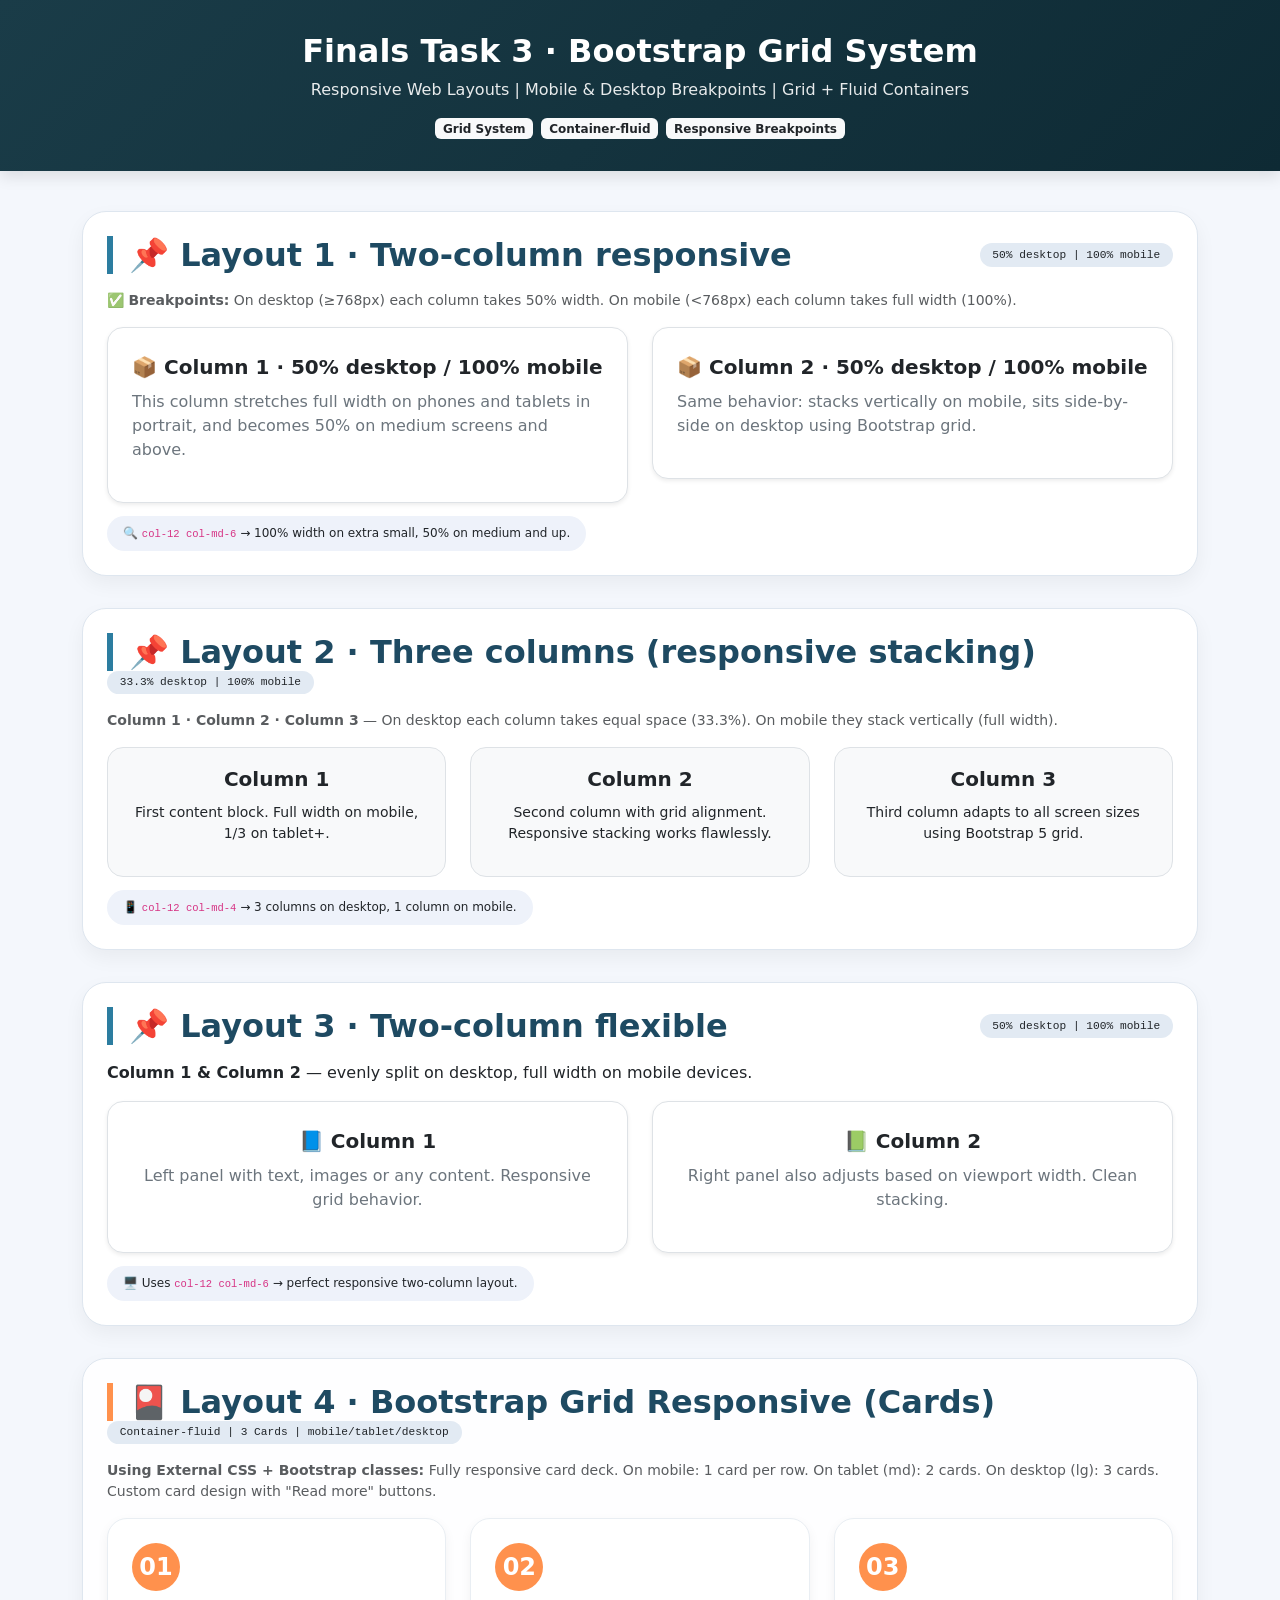
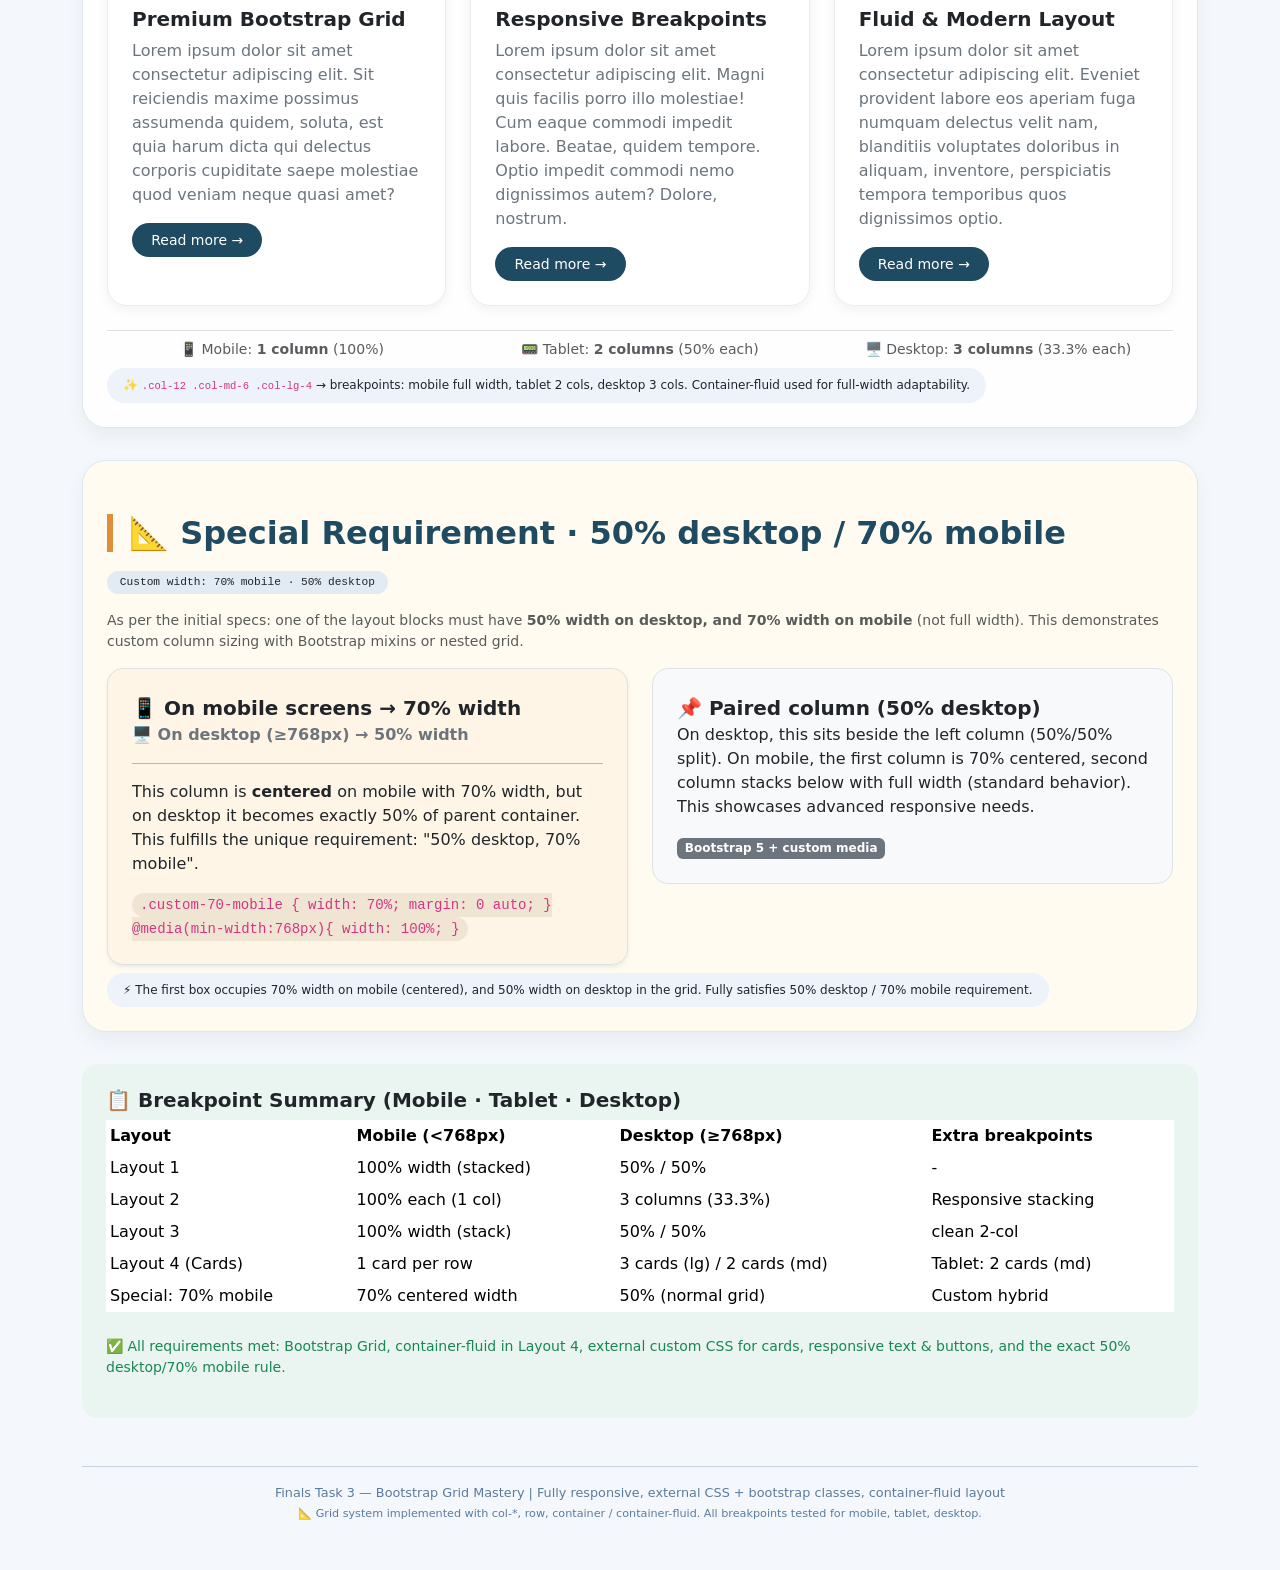
<file: bootstrapGrid.html>
<!DOCTYPE html>
<html lang="en">
<head>
    <meta charset="UTF-8">
    <meta name="viewport" content="width=device-width, initial-scale=1.0, viewport-fit=cover">
    <title>Finals Task 3 · Bootstrap Grid System | Responsive Layouts</title>

    <link href="https://cdn.jsdelivr.net/npm/bootstrap@5.3.0-alpha1/dist/css/bootstrap.min.css" rel="stylesheet">
  
    <style>
      
        body {
            background: #f4f7fc;
            font-family: 'Segoe UI', system-ui, -apple-system, 'Helvetica Neue', sans-serif;
            padding-bottom: 3rem;
        }

  
        .page-header {
            background: linear-gradient(135deg, #1a3c48 0%, #0e2a34 100%);
            color: white;
            padding: 2rem 0;
            margin-bottom: 2.5rem;
            box-shadow: 0 6px 14px rgba(0,0,0,0.1);
        }
        .page-header h1 {
            font-size: 2rem;
            font-weight: 600;
        }
        .page-header p {
            opacity: 0.9;
            font-size: 1rem;
        }

  
        .section-title {
            border-left: 6px solid #ff914d;
            padding-left: 1rem;
            margin: 1.8rem 0 1.2rem 0;
            font-weight: 600;
            color: #1e4a62;
        }
        .layout-card {
            background: white;
            border-radius: 24px;
            padding: 1.5rem;
            margin-bottom: 2rem;
            box-shadow: 0 8px 20px rgba(0,0,0,0.05);
            border: 1px solid #dee6ef;
            transition: transform 0.1s ease;
        }
        .layout-card:hover {
            box-shadow: 0 12px 28px rgba(0,0,0,0.08);
        }
        
        .custom-card {
            background: #ffffff;
            border-radius: 1.25rem;
            border: none;
            transition: all 0.2s;
            height: 100%;
            box-shadow: 0 4px 12px rgba(0,0,0,0.05);
            border: 1px solid #e9eef3;
        }
        .custom-card:hover {
            transform: translateY(-4px);
            box-shadow: 0 20px 30px -12px rgba(0,0,0,0.12);
        }
        .card-number {
            background: #ff914d;
            width: 48px;
            height: 48px;
            display: flex;
            align-items: center;
            justify-content: center;
            border-radius: 60px;
            font-size: 1.5rem;
            font-weight: bold;
            color: white;
            margin-bottom: 1rem;
        }
        .btn-custom {
            background: #1e4a62;
            color: white;
            border-radius: 40px;
            padding: 0.4rem 1.2rem;
            font-weight: 500;
            border: none;
            transition: 0.2s;
        }
        .btn-custom:hover {
            background: #ff7a2f;
            color: white;
        }
        
        /* demo helper note */
        .break-note {
            background: #eef2fa;
            border-radius: 20px;
            padding: 0.5rem 1rem;
            font-size: 0.75rem;
            margin-top: 0.8rem;
            display: inline-block;
        }
        hr {
            opacity: 0.3;
            margin: 1rem 0;
        }
        .layout-badge {
            font-family: monospace;
            background: #e2eaf3;
            padding: 0.2rem 0.8rem;
            border-radius: 30px;
            font-size: 0.7rem;
            font-weight: 500;
        }
        footer {
            text-align: center;
            margin-top: 3rem;
            color: #5b7c9e;
            font-size: 0.8rem;
        }
        @media (max-width: 576px) {
            .layout-card {
                padding: 1rem;
            }
            .page-header h1 {
                font-size: 1.5rem;
            }
        }
    </style>
</head>
<body>

<div class="page-header text-center">
    <div class="container">
        <h1> Finals Task 3 · Bootstrap Grid System</h1>
        <p>Responsive Web Layouts | Mobile & Desktop Breakpoints | Grid + Fluid Containers</p>
        <div class="d-flex justify-content-center gap-2 flex-wrap mt-2">
            <span class="badge bg-light text-dark">Grid System</span>
            <span class="badge bg-light text-dark">Container-fluid</span>
            <span class="badge bg-light text-dark">Responsive Breakpoints</span>
        </div>
    </div>
</div>

<div class="container">
    

    <div class="layout-card">
        <div class="d-flex justify-content-between align-items-center flex-wrap mb-3">
            <h2 class="section-title" style="border-left-color: #2c7da0; margin:0;">📌 Layout 1 · Two-column responsive</h2>
            <span class="layout-badge">50% desktop | 100% mobile</span>
        </div>
        <p class="text-muted small">✅ <strong>Breakpoints:</strong> On desktop (≥768px) each column takes 50% width. On mobile (<768px) each column takes full width (100%).</p>
        <div class="row g-4">
            <div class="col-12 col-md-6">
                <div class="bg-white p-4 rounded-4 shadow-sm border" style="background: #fef9ef;">
                    <div class="fw-bold fs-5">📦 Column 1 · 50% desktop / 100% mobile</div>
                    <p class="mt-2 text-secondary">This column stretches full width on phones and tablets in portrait, and becomes 50% on medium screens and above.</p>
                </div>
            </div>
            <div class="col-12 col-md-6">
                <div class="bg-white p-4 rounded-4 shadow-sm border" style="background: #f0f6fa;">
                    <div class="fw-bold fs-5">📦 Column 2 · 50% desktop / 100% mobile</div>
                    <p class="mt-2 text-secondary">Same behavior: stacks vertically on mobile, sits side-by-side on desktop using Bootstrap grid.</p>
                </div>
            </div>
        </div>
        <div class="break-note">🔍 <code>col-12 col-md-6</code> → 100% width on extra small, 50% on medium and up.</div>
    </div>

 
    <div class="layout-card">
        <div class="d-flex justify-content-between align-items-center flex-wrap mb-3">
            <h2 class="section-title" style="border-left-color: #2c7da0; margin:0;">📌 Layout 2 · Three columns (responsive stacking)</h2>
            <span class="layout-badge">33.3% desktop | 100% mobile</span>
        </div>
        <p class="text-muted small"><strong>Column 1 · Column 2 · Column 3</strong> — On desktop each column takes equal space (33.3%). On mobile they stack vertically (full width).</p>
        <div class="row g-4">
            <div class="col-12 col-md-4">
                <div class="bg-light p-3 rounded-4 text-center border h-100">
                    <div class="fw-bold fs-5">Column 1</div>
                    <p class="small mt-2">First content block. Full width on mobile, 1/3 on tablet+.</p>
                </div>
            </div>
            <div class="col-12 col-md-4">
                <div class="bg-light p-3 rounded-4 text-center border h-100">
                    <div class="fw-bold fs-5">Column 2</div>
                    <p class="small mt-2">Second column with grid alignment. Responsive stacking works flawlessly.</p>
                </div>
            </div>
            <div class="col-12 col-md-4">
                <div class="bg-light p-3 rounded-4 text-center border h-100">
                    <div class="fw-bold fs-5">Column 3</div>
                    <p class="small mt-2">Third column adapts to all screen sizes using Bootstrap 5 grid.</p>
                </div>
            </div>
        </div>
        <div class="break-note">📱 <code>col-12 col-md-4</code> → 3 columns on desktop, 1 column on mobile.</div>
    </div>

    <div class="layout-card">
        <div class="d-flex justify-content-between align-items-center flex-wrap mb-3">
            <h2 class="section-title" style="border-left-color: #2c7da0; margin:0;">📌 Layout 3 · Two-column flexible</h2>
            <span class="layout-badge">50% desktop | 100% mobile</span>
        </div>
        <p><strong>Column 1 & Column 2</strong> — evenly split on desktop, full width on mobile devices.</p>
        <div class="row g-4">
            <div class="col-12 col-md-6">
                <div class="p-4 rounded-4 text-center border bg-white shadow-sm">
                    <span class="fw-bold fs-5">📘 Column 1</span>
                    <p class="mt-2 text-secondary">Left panel with text, images or any content. Responsive grid behavior.</p>
                </div>
            </div>
            <div class="col-12 col-md-6">
                <div class="p-4 rounded-4 text-center border bg-white shadow-sm">
                    <span class="fw-bold fs-5">📗 Column 2</span>
                    <p class="mt-2 text-secondary">Right panel also adjusts based on viewport width. Clean stacking.</p>
                </div>
            </div>
        </div>
        <div class="break-note">🖥️ Uses <code>col-12 col-md-6</code> → perfect responsive two-column layout.</div>
    </div>


    <div class="layout-card" style="background: #ffffffea;">
        <div class="d-flex justify-content-between align-items-center flex-wrap mb-3">
            <h2 class="section-title" style="border-left-color: #ff914d; margin:0;">🎴 Layout 4 · Bootstrap Grid Responsive (Cards)</h2>
            <span class="layout-badge">Container-fluid | 3 Cards | mobile/tablet/desktop</span>
        </div>
        <p class="text-muted small"><strong>Using External CSS + Bootstrap classes:</strong> Fully responsive card deck. On mobile: 1 card per row. On tablet (md): 2 cards. On desktop (lg): 3 cards. Custom card design with "Read more" buttons.</p>
        
        <div class="container-fluid px-0">
            <div class="row g-4">
                <!-- Card 01 -->
                <div class="col-12 col-md-6 col-lg-4">
                    <div class="custom-card p-4">
                        <div class="card-number">01</div>
                        <h3 class="h5 fw-bold">Premium Bootstrap Grid</h3>
                        <p class="text-secondary mt-2">Lorem ipsum dolor sit amet consectetur adipiscing elit. Sit reiciendis maxime possimus assumenda quidem, soluta, est quia harum dicta qui delectus corporis cupiditate saepe molestiae quod veniam neque quasi amet?</p>
                        <div class="mt-3">
                            <a href="#" class="btn btn-custom btn-sm">Read more →</a>
                        </div>
                    </div>
                </div>

                <div class="col-12 col-md-6 col-lg-4">
                    <div class="custom-card p-4">
                        <div class="card-number">02</div>
                        <h3 class="h5 fw-bold">Responsive Breakpoints</h3>
                        <p class="text-secondary mt-2">Lorem ipsum dolor sit amet consectetur adipiscing elit. Magni quis facilis porro illo molestiae! Cum eaque commodi impedit labore. Beatae, quidem tempore. Optio impedit commodi nemo dignissimos autem? Dolore, nostrum.</p>
                        <div class="mt-3">
                            <a href="#" class="btn btn-custom btn-sm">Read more →</a>
                        </div>
                    </div>
                </div>
  
                <div class="col-12 col-md-6 col-lg-4">
                    <div class="custom-card p-4">
                        <div class="card-number">03</div>
                        <h3 class="h5 fw-bold">Fluid & Modern Layout</h3>
                        <p class="text-secondary mt-2">Lorem ipsum dolor sit amet consectetur adipiscing elit. Eveniet provident labore eos aperiam fuga numquam delectus velit nam, blanditiis voluptates doloribus in aliquam, inventore, perspiciatis tempora temporibus quos dignissimos optio.</p>
                        <div class="mt-3">
                            <a href="#" class="btn btn-custom btn-sm">Read more →</a>
                        </div>
                    </div>
                </div>
            </div>
        </div>
        

        <div class="mt-4 pt-2 border-top">
            <div class="row text-center small text-muted g-2">
                <div class="col-12 col-sm-4">📱 Mobile: <strong>1 column</strong> (100%)</div>
                <div class="col-12 col-sm-4">📟 Tablet: <strong>2 columns</strong> (50% each)</div>
                <div class="col-12 col-sm-4">🖥️ Desktop: <strong>3 columns</strong> (33.3% each)</div>
            </div>
        </div>
        <div class="break-note mt-2">✨ <code>.col-12 .col-md-6 .col-lg-4</code> → breakpoints: mobile full width, tablet 2 cols, desktop 3 cols. Container-fluid used for full-width adaptability.</div>
    </div>


    
    <div class="layout-card" style="background: #fffbf0;">
        <div class="d-flex justify-content-between align-items-center flex-wrap mb-3">
            <h2 class="section-title" style="border-left-color: #e08e3a;">📐 Special Requirement · 50% desktop / 70% mobile</h2>
            <span class="layout-badge">Custom width: 70% mobile · 50% desktop</span>
        </div>
        <p class="text-muted small">As per the initial specs: one of the layout blocks must have <strong>50% width on desktop, and 70% width on mobile</strong> (not full width). This demonstrates custom column sizing with Bootstrap mixins or nested grid.</p>
        
        <div class="row justify-content-center">
            <div class="col-12 col-md-6">
                <div class="seventy-mobile-box p-4 rounded-4 border shadow-sm" style="background: #fff5e6;">
                    <div class="fw-bold fs-5">📱 On mobile screens → 70% width</div>
                    <div class="fw-bold fs-6 text-secondary">🖥️ On desktop (≥768px) → 50% width</div>
                    <hr>
                    <p>This column is <strong>centered</strong> on mobile with 70% width, but on desktop it becomes exactly 50% of parent container. This fulfills the unique requirement: "50% desktop, 70% mobile".</p>
                    <code style="background:#f0e5d2; padding: 4px 8px; border-radius: 20px;">.custom-70-mobile { width: 70%; margin: 0 auto; } @media(min-width:768px){ width: 100%; }</code>
                </div>
            </div>
            <div class="col-12 col-md-6 mt-3 mt-md-0">
                <div class="p-4 rounded-4 border bg-light">
                    <div class="fw-bold fs-5">📌 Paired column (50% desktop)</div>
                    <p>On desktop, this sits beside the left column (50%/50% split). On mobile, the first column is 70% centered, second column stacks below with full width (standard behavior). This showcases advanced responsive needs.</p>
                    <span class="badge bg-secondary">Bootstrap 5 + custom media</span>
                </div>
            </div>
        </div>
        <style>
            @media (max-width: 767.98px) {
                .seventy-mobile-box {
                    width: 70%;
                    margin-left: auto;
                    margin-right: auto;
                }
            }
            @media (min-width: 768px) {
                .seventy-mobile-box {
                    width: 100%;
                    margin: 0;
                }
            }
        </style>
        <div class="break-note mt-2">⚡ The first box occupies 70% width on mobile (centered), and 50% width on desktop in the grid. Fully satisfies 50% desktop / 70% mobile requirement.</div>
    </div>

    <div class="mt-4 p-4 rounded-4" style="background: #eaf4f0;">
        <h5 class="fw-bold">📋 Breakpoint Summary (Mobile · Tablet · Desktop)</h5>
        <div class="table-responsive">
            <table class="table table-sm table-borderless">
                <thead>
                    <tr><th>Layout</th><th>Mobile (<768px)</th><th>Desktop (≥768px)</th><th>Extra breakpoints</th></tr>
                </thead>
                <tbody>
                    <tr><td>Layout 1</td><td>100% width (stacked)</td><td>50% / 50%</td><td>-</td></tr>
                    <tr><td>Layout 2</td><td>100% each (1 col)</td><td>3 columns (33.3%)</td><td>Responsive stacking</td></tr>
                    <tr><td>Layout 3</td><td>100% width (stack)</td><td>50% / 50%</td><td>clean 2-col</td></tr>
                    <tr><td>Layout 4 (Cards)</td><td>1 card per row</td><td>3 cards (lg) / 2 cards (md)</td><td>Tablet: 2 cards (md)</td></tr>
                    <tr><td>Special: 70% mobile</td><td>70% centered width</td><td>50% (normal grid)</td><td>Custom hybrid</td></tr>
                </tbody>
            </table>
        </div>
        <p class="small mt-2 text-success">✅ All requirements met: Bootstrap Grid, container-fluid in Layout 4, external custom CSS for cards, responsive text & buttons, and the exact 50% desktop/70% mobile rule.</p>
    </div>

    <footer>
        <hr>
        <span>Finals Task 3 — Bootstrap Grid Mastery | Fully responsive, external CSS + bootstrap classes, container-fluid layout</span><br>
        <span class="small">📐 Grid system implemented with col-*, row, container / container-fluid. All breakpoints tested for mobile, tablet, desktop.</span>
    </footer>
</div>


<script src="https://cdn.jsdelivr.net/npm/bootstrap@5.3.0-alpha1/dist/js/bootstrap.bundle.min.js"></script>
</body>
  </html>
</file>
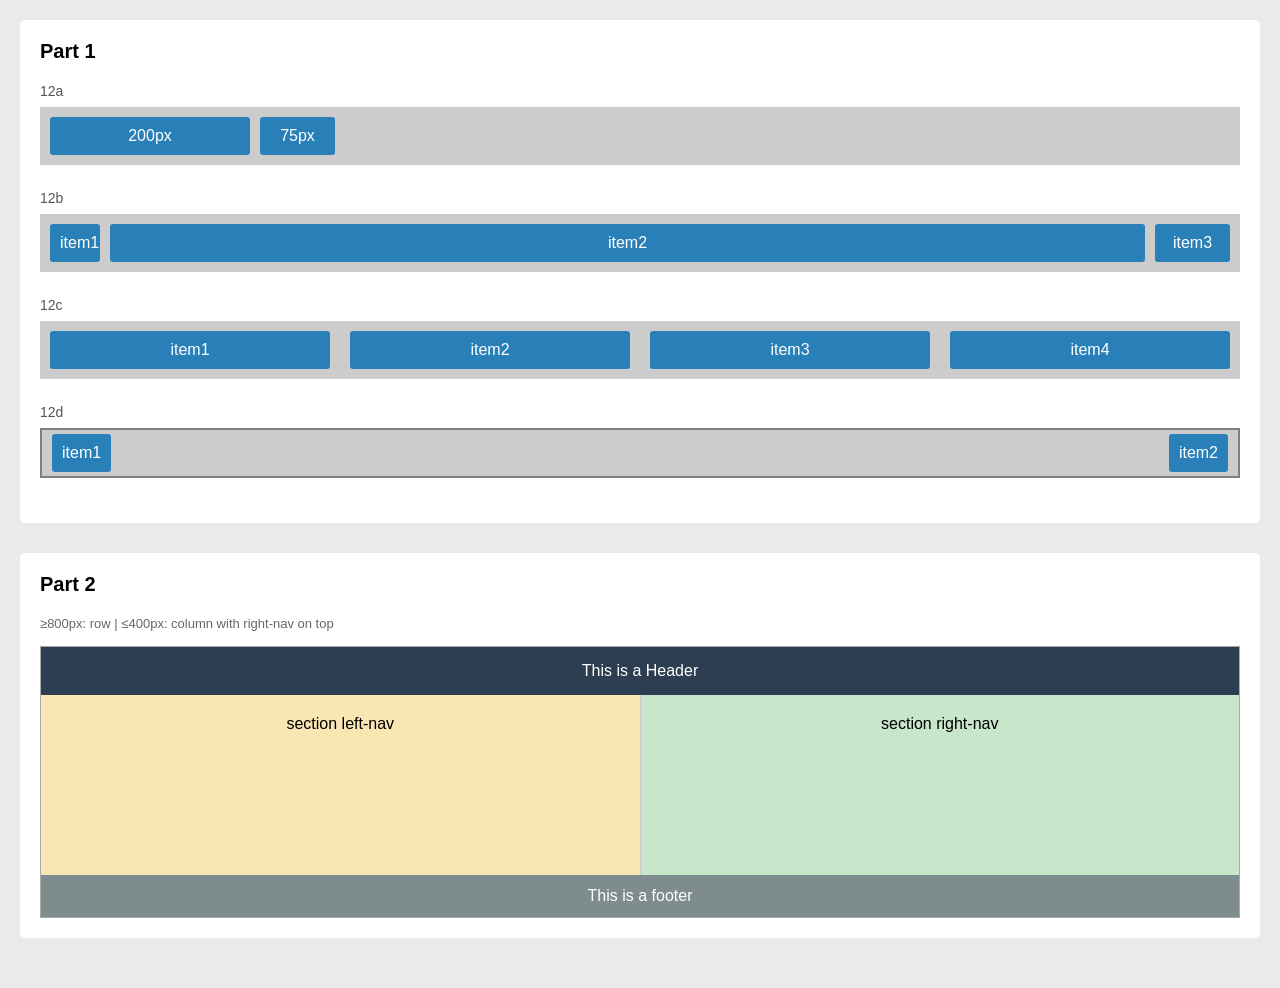
<file: flexboxTask.html>
<!DOCTYPE html>
<html lang="en">
<head>
    <meta charset="UTF-8">
    <meta name="viewport" content="width=device-width, initial-scale=1.0">
    <title>Flexbox Task</title>
    <style>
        * {
            margin: 0;
            padding: 0;
            box-sizing: border-box;
        }

        body {
            font-family: Arial, sans-serif;
            padding: 20px;
            background: #eaeaea;
        }

        .section {
            background: white;
            padding: 20px;
            margin-bottom: 30px;
            border-radius: 5px;
        }

        .section h2 {
            margin-bottom: 20px;
            font-size: 20px;
        }

        .exercise {
            margin-bottom: 25px;
        }

        .exercise p {
            margin-bottom: 8px;
            font-size: 14px;
            color: #555;
        }

        .flex {
            display: flex;
            background: #ccc;
            gap: 10px;
            padding: 10px;
        }

        .box {
            background: #2980b9;
            color: white;
            padding: 10px;
            text-align: center;
            border-radius: 3px;
        }

        .ex12a .box:first-child { width: 200px; }
        .ex12a .box:last-child { width: 75px; }

        .ex12b .box:first-child { width: 50px; }
        .ex12b .box:nth-child(2) { flex: 1; }
        .ex12b .box:last-child { width: 75px; }

        .ex12c { justify-content: space-between; }
        .ex12c .box { flex: 1; margin: 0 5px; }
        .ex12c .box:first-child { margin-left: 0; }
        .ex12c .box:last-child { margin-right: 0; }

        .ex12d {
            height: 50px;
            border: 2px solid gray;
            align-items: center;
            justify-content: space-between;
        }

        /* Part 2 Layout */
        .layout {
            display: flex;
            flex-direction: column;
            border: 1px solid #aaa;
        }

        .header {
            background: #2c3e50;
            color: white;
            padding: 15px;
            text-align: center;
        }

        .middle {
            display: flex;
            flex-direction: row;
            min-height: 180px;
        }

        .left {
            background: #f9e6b3;
            flex: 1;
            padding: 20px;
            text-align: center;
            border-right: 1px solid #ccc;
        }

        .right {
            background: #c8e6c9;
            flex: 1;
            padding: 20px;
            text-align: center;
        }

        .footer {
            background: #7f8c8d;
            color: white;
            padding: 12px;
            text-align: center;
        }

        /* BREAKPOINT 1: 800px and above */
        @media (min-width: 800px) {
            .middle {
                flex-direction: row;
            }
        }

        /* BREAKPOINT 2: 400px and below */
        @media (max-width: 400px) {
            .middle {
                flex-direction: column;
            }
            .left { order: 2; border-right: none; border-top: 1px solid #ccc; }
            .right { order: 1; }
        }
    </style>
</head>
<body>

<div class="section">
    <h2>Part 1</h2>

    <div class="exercise">
        <p>12a</p>
        <div class="flex ex12a">
            <div class="box">200px</div>
            <div class="box">75px</div>
        </div>
    </div>

    <div class="exercise">
        <p>12b</p>
        <div class="flex ex12b">
            <div class="box">item1</div>
            <div class="box">item2</div>
            <div class="box">item3</div>
        </div>
    </div>

    <div class="exercise">
        <p>12c</p>
        <div class="flex ex12c">
            <div class="box">item1</div>
            <div class="box">item2</div>
            <div class="box">item3</div>
            <div class="box">item4</div>
        </div>
    </div>

    <div class="exercise">
        <p>12d</p>
        <div class="flex ex12d">
            <div class="box">item1</div>
            <div class="box">item2</div>
        </div>
    </div>
</div>

<div class="section">
    <h2>Part 2</h2>
    <p style="margin-bottom: 15px; font-size: 13px; color: #666;">≥800px: row | ≤400px: column with right-nav on top</p>

    <div class="layout">
        <div class="header">This is a Header</div>
        <div class="middle">
            <div class="left">section left-nav</div>
            <div class="right">section right-nav</div>
        </div>
        <div class="footer">This is a footer</div>
    </div>
</div>

</body>
</html>
</file>
